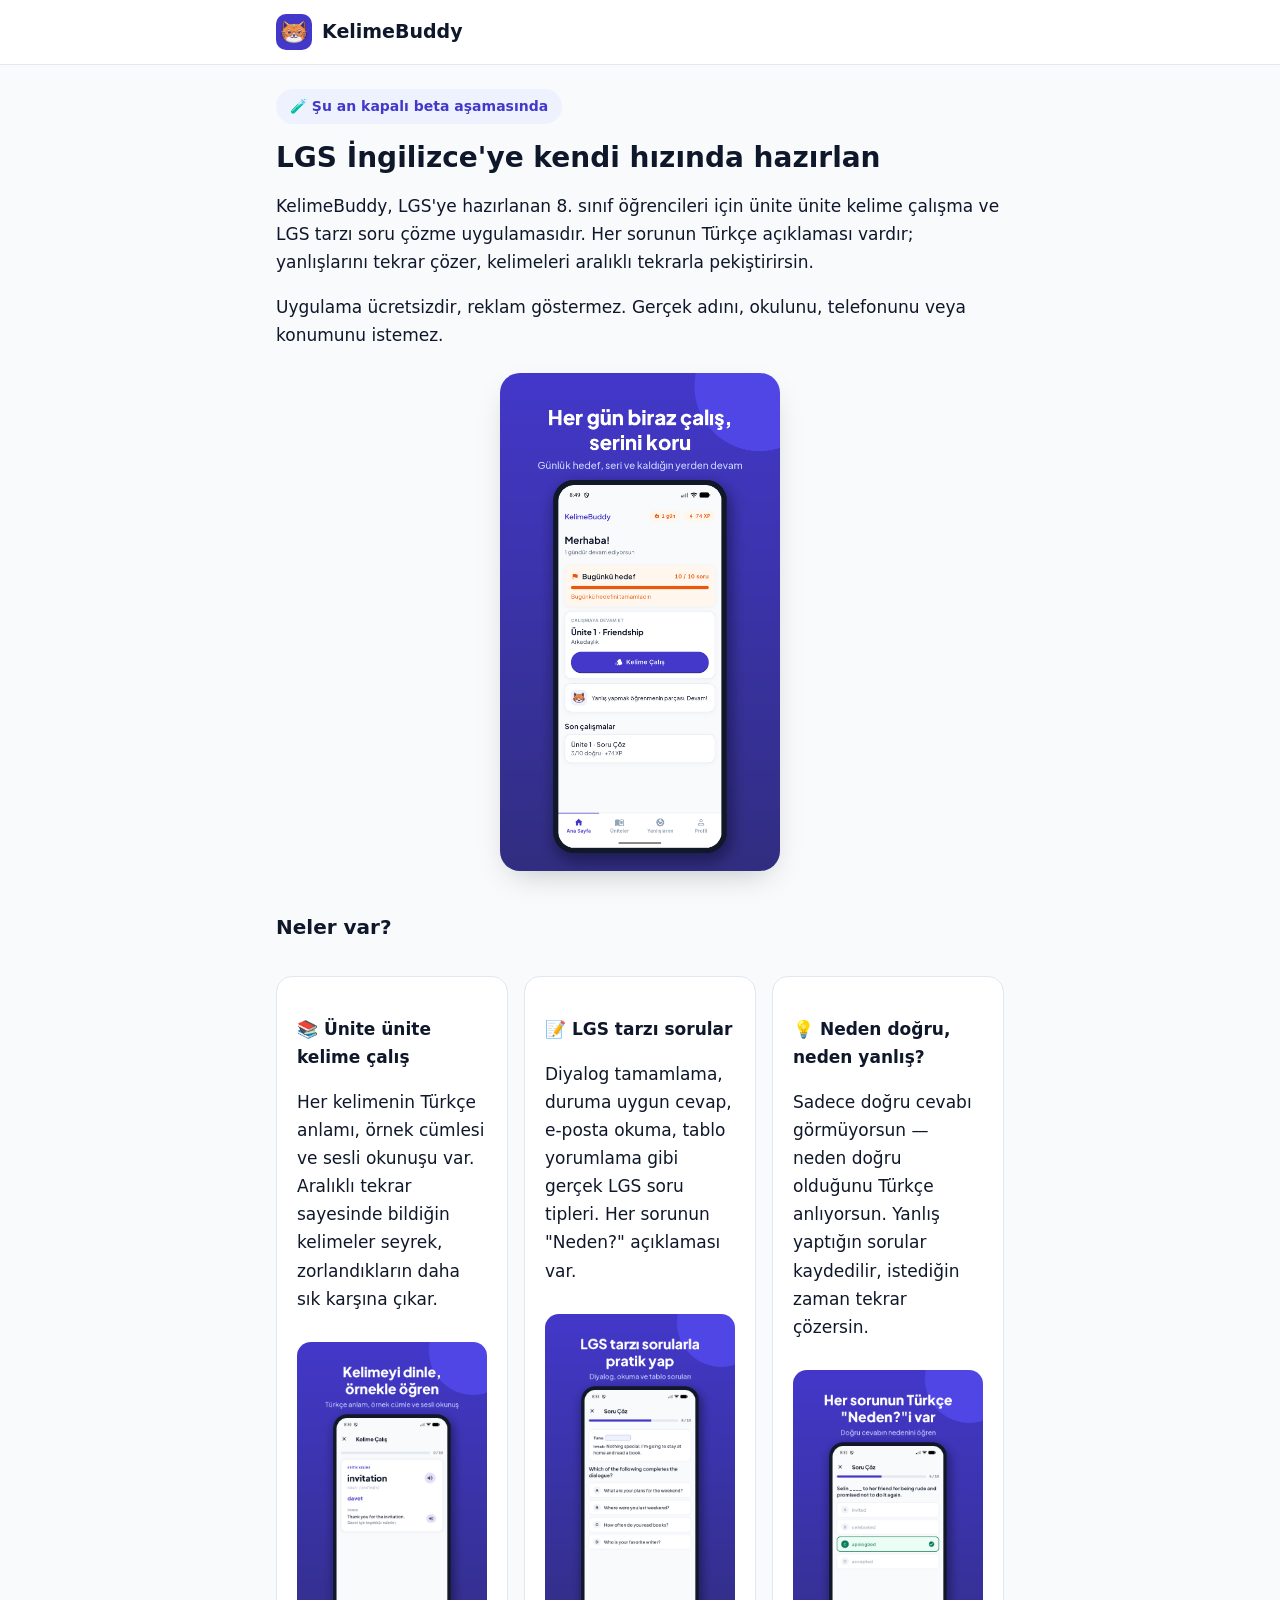
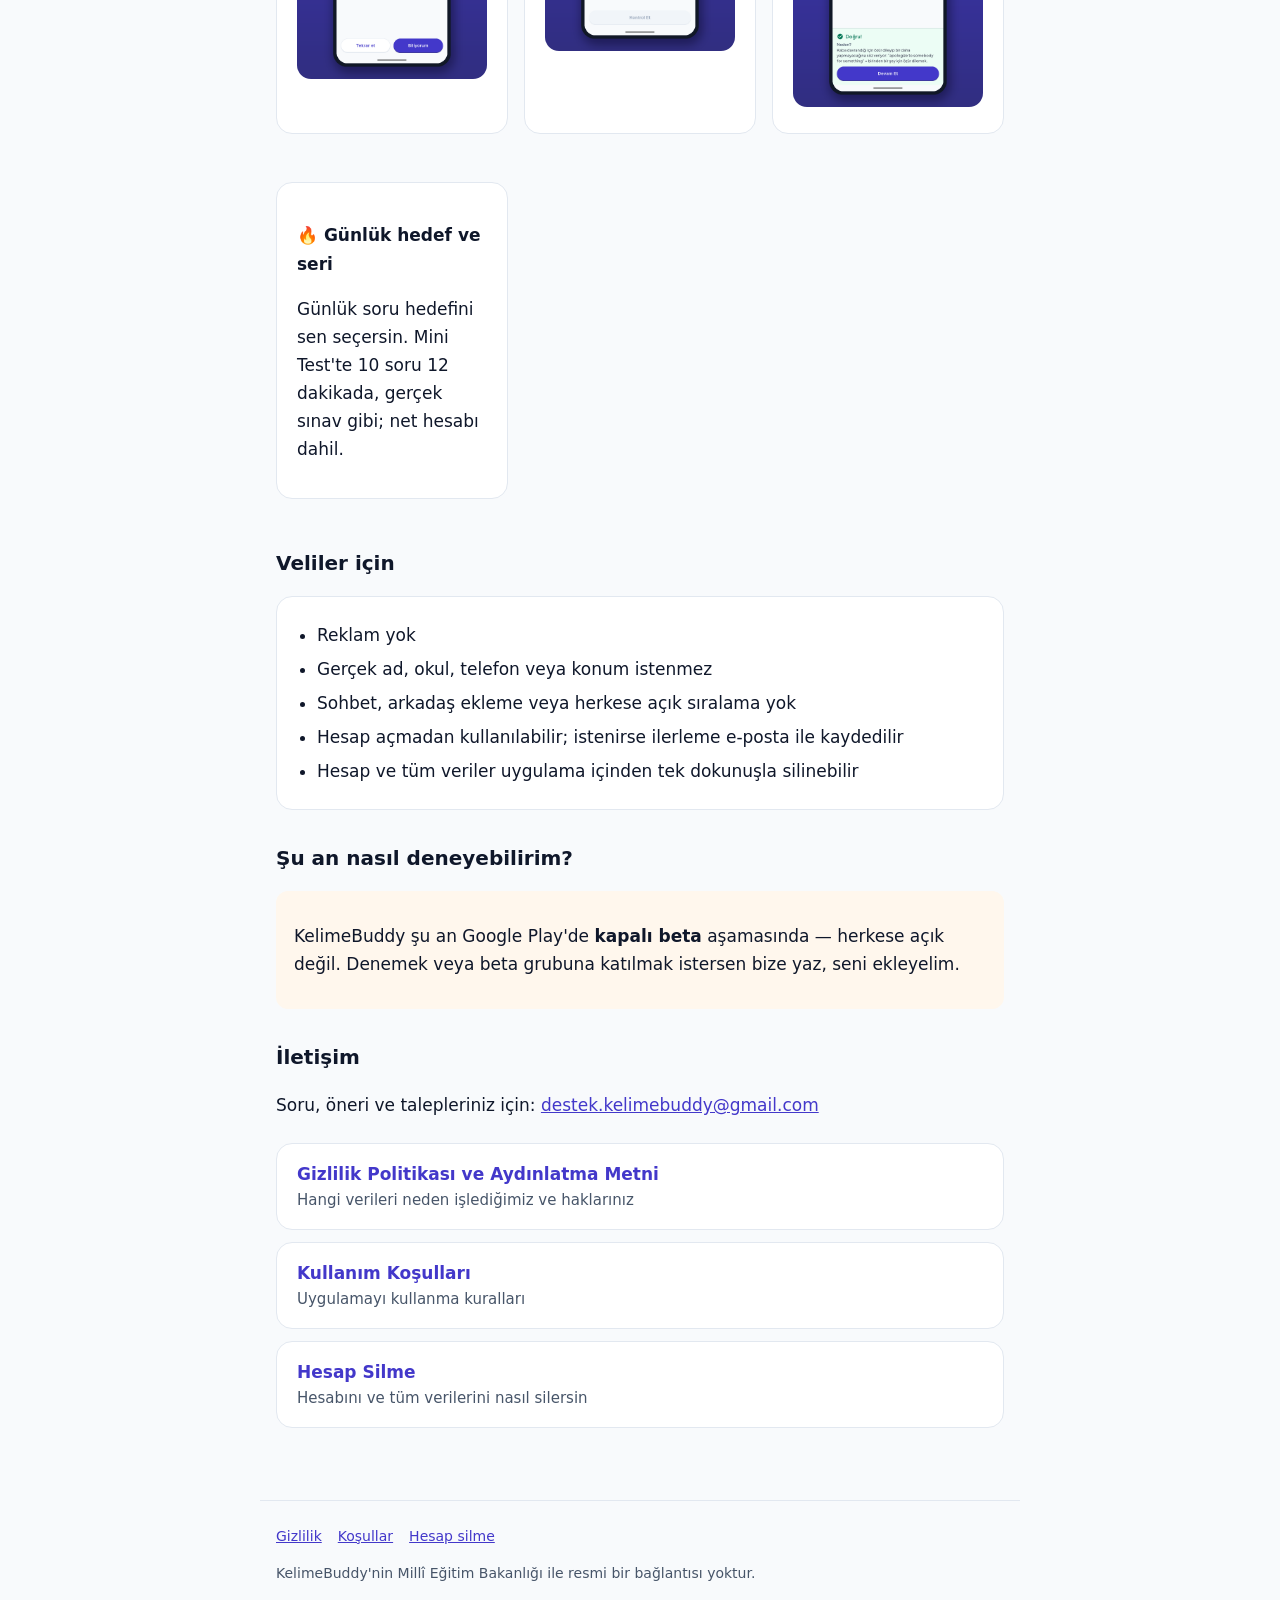
<file: index.html>
<!doctype html>
<html lang="tr">
<head>
  <meta charset="utf-8">
  <meta name="viewport" content="width=device-width, initial-scale=1">
  <title>KelimeBuddy</title>
  <meta name="description" content="KelimeBuddy: LGS İngilizce'ye hazırlanan 8. sınıf öğrencileri için kelime ve soru çözme uygulaması.">
  <link rel="icon" href="favicon.png">
  <link rel="stylesheet" href="style.css">
</head>
<body>
  <header>
    <div class="bar"><a class="brand" href="./"><img src="icon-192.png" alt="">KelimeBuddy</a></div>
  </header>
  <main>
    <span class="badge">🧪 Şu an kapalı beta aşamasında</span>
    <h1>LGS İngilizce'ye kendi hızında hazırlan</h1>
    <p>KelimeBuddy, LGS'ye hazırlanan 8. sınıf öğrencileri için ünite ünite kelime çalışma ve LGS tarzı soru çözme uygulamasıdır. Her sorunun Türkçe açıklaması vardır; yanlışlarını tekrar çözer, kelimeleri aralıklı tekrarla pekiştirirsin.</p>
    <p>Uygulama ücretsizdir, reklam göstermez. Gerçek adını, okulunu, telefonunu veya konumunu istemez.</p>

    <div class="hero-shot">
      <img src="images/home.png" alt="KelimeBuddy ana sayfa: günlük hedef, seri ve devam eden ünite" loading="lazy">
    </div>

    <h2>Neler var?</h2>
    <div class="feature-grid">
      <div class="card feature">
        <h3>📚 Ünite ünite kelime çalış</h3>
        <p>Her kelimenin Türkçe anlamı, örnek cümlesi ve sesli okunuşu var. Aralıklı tekrar sayesinde bildiğin kelimeler seyrek, zorlandıkların daha sık karşına çıkar.</p>
        <img src="images/word-card.png" alt="Kelime kartı ekranı" loading="lazy">
      </div>
      <div class="card feature">
        <h3>📝 LGS tarzı sorular</h3>
        <p>Diyalog tamamlama, duruma uygun cevap, e-posta okuma, tablo yorumlama gibi gerçek LGS soru tipleri. Her sorunun "Neden?" açıklaması var.</p>
        <img src="images/question.png" alt="LGS tarzı soru ekranı" loading="lazy">
      </div>
      <div class="card feature">
        <h3>💡 Neden doğru, neden yanlış?</h3>
        <p>Sadece doğru cevabı görmüyorsun — neden doğru olduğunu Türkçe anlıyorsun. Yanlış yaptığın sorular kaydedilir, istediğin zaman tekrar çözersin.</p>
        <img src="images/explanation.png" alt="Soru açıklama ekranı" loading="lazy">
      </div>
      <div class="card feature">
        <h3>🔥 Günlük hedef ve seri</h3>
        <p>Günlük soru hedefini sen seçersin. Mini Test'te 10 soru 12 dakikada, gerçek sınav gibi; net hesabı dahil.</p>
      </div>
    </div>

    <h2>Veliler için</h2>
    <div class="card">
      <ul class="trust-list">
        <li>Reklam yok</li>
        <li>Gerçek ad, okul, telefon veya konum istenmez</li>
        <li>Sohbet, arkadaş ekleme veya herkese açık sıralama yok</li>
        <li>Hesap açmadan kullanılabilir; istenirse ilerleme e-posta ile kaydedilir</li>
        <li>Hesap ve tüm veriler uygulama içinden tek dokunuşla silinebilir</li>
      </ul>
    </div>

    <h2>Şu an nasıl deneyebilirim?</h2>
    <div class="note">
      <p>KelimeBuddy şu an Google Play'de <strong>kapalı beta</strong> aşamasında — herkese açık değil. Denemek veya beta grubuna katılmak istersen bize yaz, seni ekleyelim.</p>
    </div>

    <h2>İletişim</h2>
    <p>Soru, öneri ve talepleriniz için: <a href="mailto:destek.kelimebuddy@gmail.com">destek.kelimebuddy@gmail.com</a></p>

    <ul class="links">
      <li><a href="gizlilik.html">Gizlilik Politikası ve Aydınlatma Metni<span>Hangi verileri neden işlediğimiz ve haklarınız</span></a></li>
      <li><a href="kosullar.html">Kullanım Koşulları<span>Uygulamayı kullanma kuralları</span></a></li>
      <li><a href="hesap-silme.html">Hesap Silme<span>Hesabını ve tüm verilerini nasıl silersin</span></a></li>
    </ul>
  </main>
  <footer>
    <a href="gizlilik.html">Gizlilik</a><a href="kosullar.html">Koşullar</a><a href="hesap-silme.html">Hesap silme</a>
    <p>KelimeBuddy'nin Millî Eğitim Bakanlığı ile resmi bir bağlantısı yoktur.</p>
  </footer>
</body>
</html>
</file>
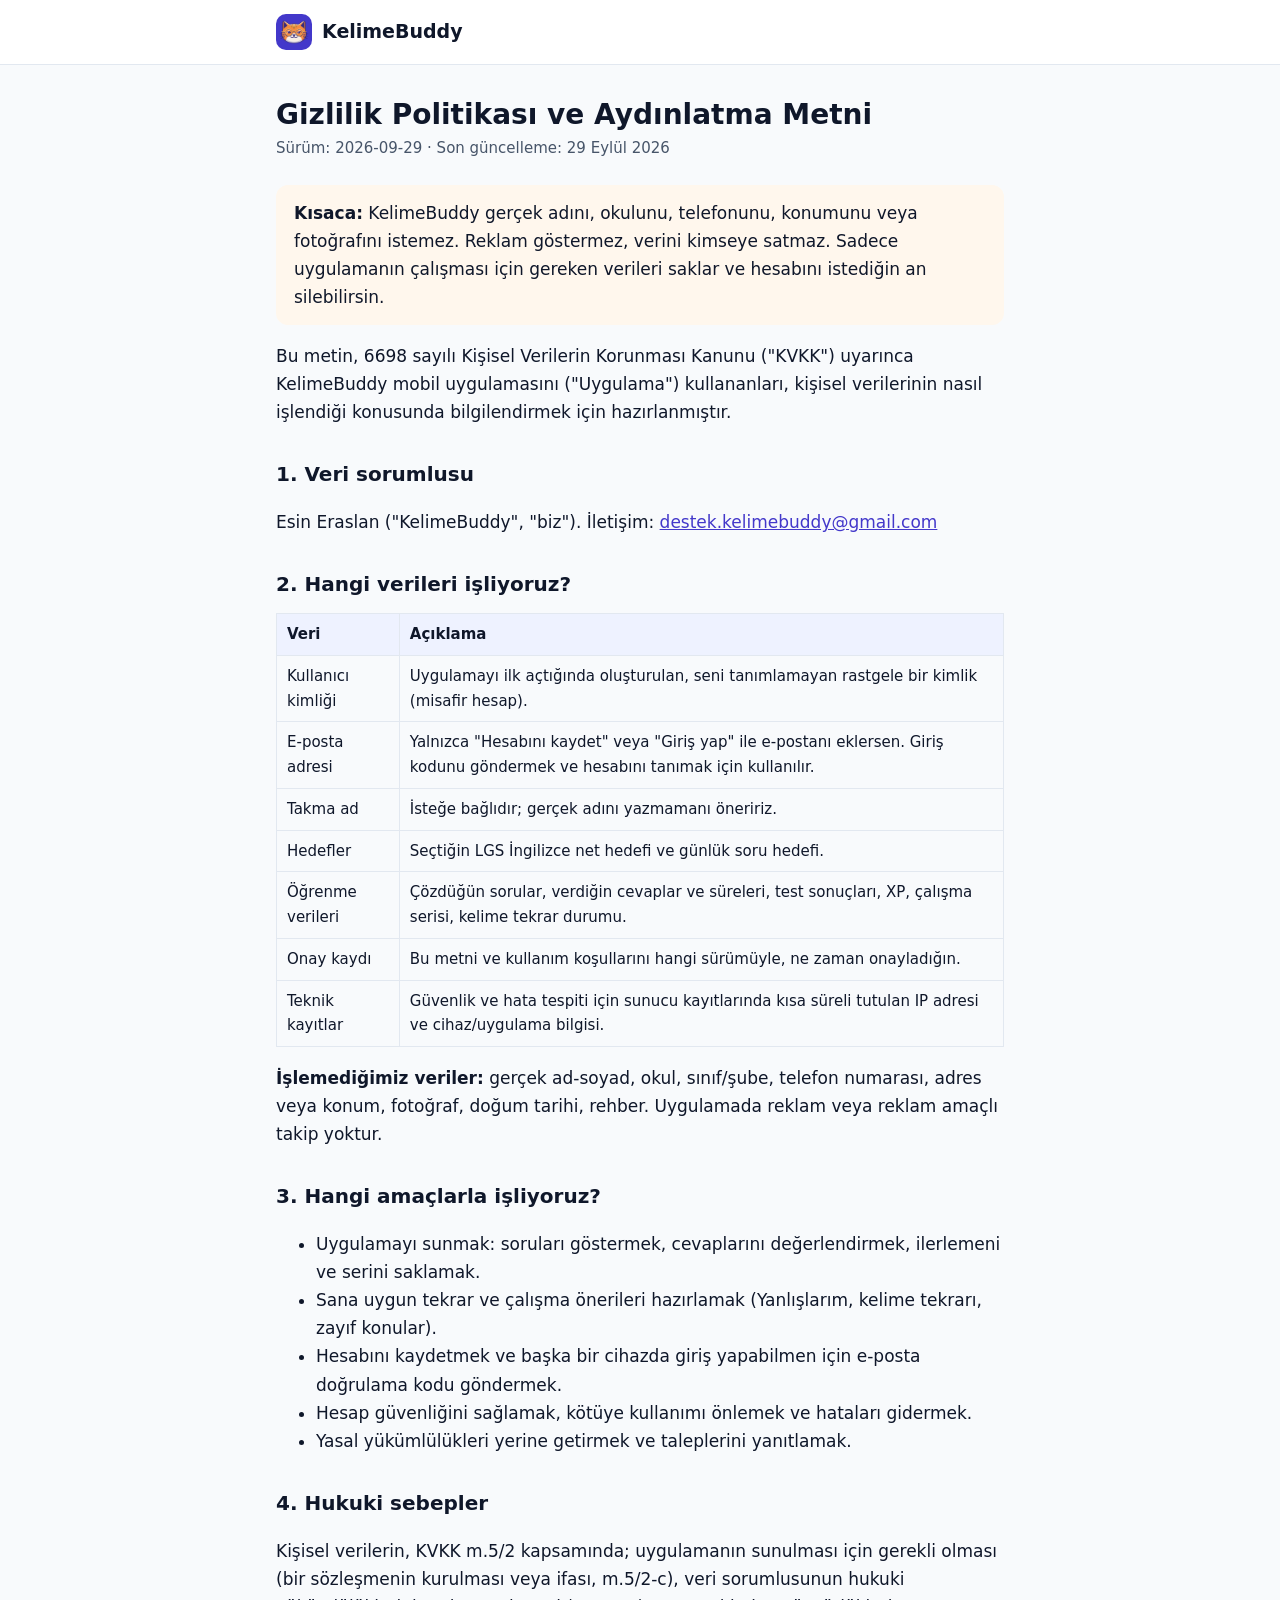
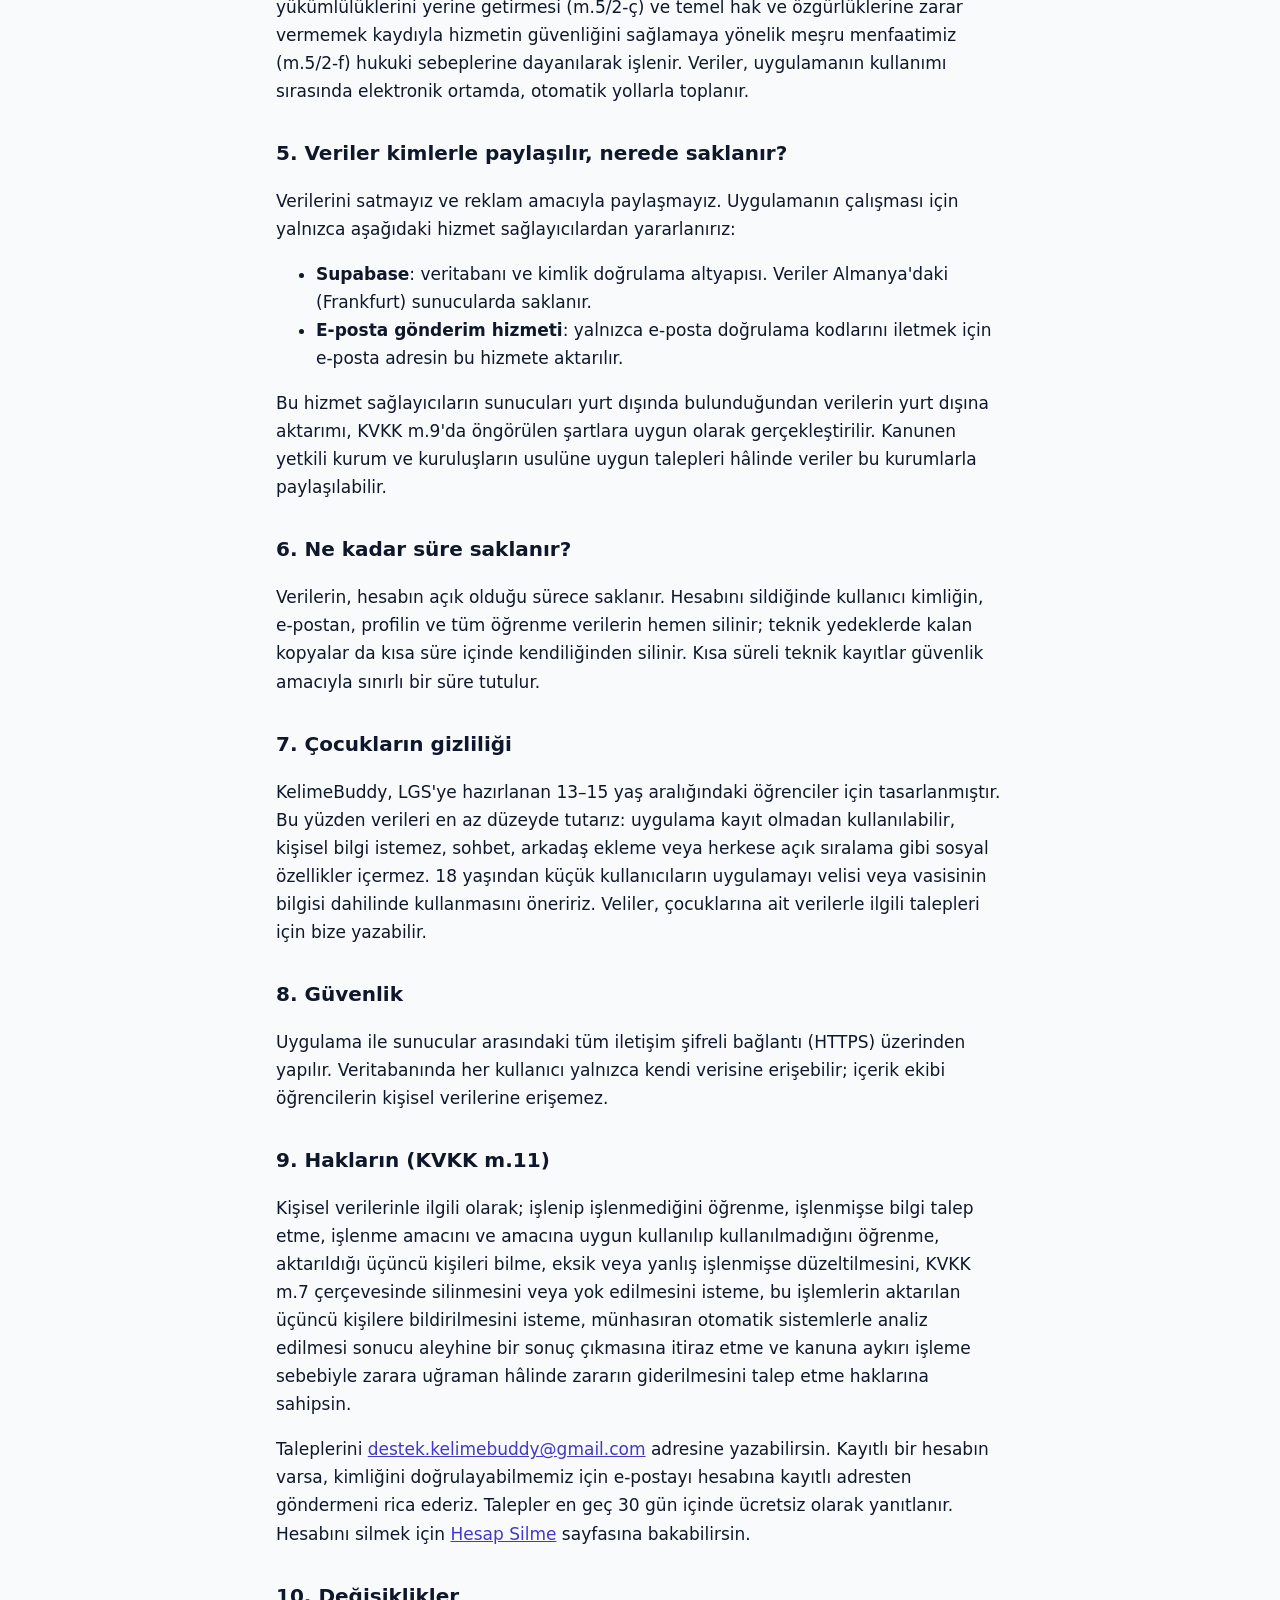
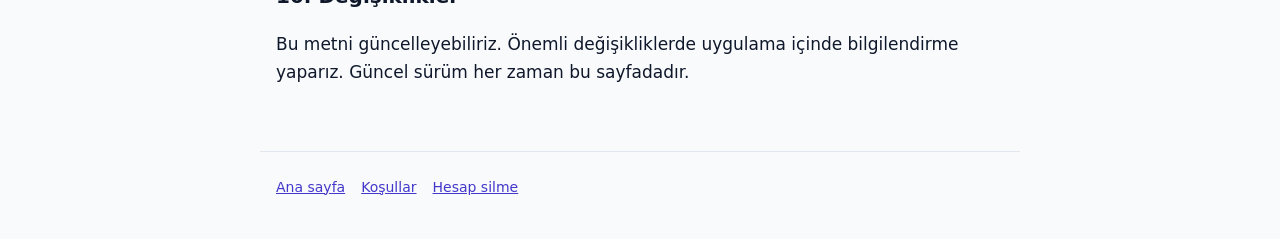
<file: gizlilik.html>
<!doctype html>
<html lang="tr">
<head>
  <meta charset="utf-8">
  <meta name="viewport" content="width=device-width, initial-scale=1">
  <title>Gizlilik Politikası · KelimeBuddy</title>
  <meta name="description" content="KelimeBuddy Gizlilik Politikası ve KVKK Aydınlatma Metni.">
  <link rel="icon" href="favicon.png">
  <link rel="stylesheet" href="style.css">
</head>
<body>
  <header>
    <div class="bar"><a class="brand" href="./"><img src="icon-192.png" alt="">KelimeBuddy</a></div>
  </header>
  <main>
    <h1>Gizlilik Politikası ve Aydınlatma Metni</h1>
    <p class="meta">Sürüm: 2026-09-29 · Son güncelleme: 29 Eylül 2026</p>

    <div class="note">
      <strong>Kısaca:</strong> KelimeBuddy gerçek adını, okulunu, telefonunu, konumunu veya fotoğrafını istemez. Reklam göstermez, verini kimseye satmaz. Sadece uygulamanın çalışması için gereken verileri saklar ve hesabını istediğin an silebilirsin.
    </div>

    <p>Bu metin, 6698 sayılı Kişisel Verilerin Korunması Kanunu ("KVKK") uyarınca KelimeBuddy mobil uygulamasını ("Uygulama") kullananları, kişisel verilerinin nasıl işlendiği konusunda bilgilendirmek için hazırlanmıştır.</p>

    <h2>1. Veri sorumlusu</h2>
    <p>Esin Eraslan ("KelimeBuddy", "biz"). İletişim: <a href="mailto:destek.kelimebuddy@gmail.com">destek.kelimebuddy@gmail.com</a></p>

    <h2>2. Hangi verileri işliyoruz?</h2>
    <table>
      <tr><th>Veri</th><th>Açıklama</th></tr>
      <tr><td>Kullanıcı kimliği</td><td>Uygulamayı ilk açtığında oluşturulan, seni tanımlamayan rastgele bir kimlik (misafir hesap).</td></tr>
      <tr><td>E-posta adresi</td><td>Yalnızca "Hesabını kaydet" veya "Giriş yap" ile e-postanı eklersen. Giriş kodunu göndermek ve hesabını tanımak için kullanılır.</td></tr>
      <tr><td>Takma ad</td><td>İsteğe bağlıdır; gerçek adını yazmamanı öneririz.</td></tr>
      <tr><td>Hedefler</td><td>Seçtiğin LGS İngilizce net hedefi ve günlük soru hedefi.</td></tr>
      <tr><td>Öğrenme verileri</td><td>Çözdüğün sorular, verdiğin cevaplar ve süreleri, test sonuçları, XP, çalışma serisi, kelime tekrar durumu.</td></tr>
      <tr><td>Onay kaydı</td><td>Bu metni ve kullanım koşullarını hangi sürümüyle, ne zaman onayladığın.</td></tr>
      <tr><td>Teknik kayıtlar</td><td>Güvenlik ve hata tespiti için sunucu kayıtlarında kısa süreli tutulan IP adresi ve cihaz/uygulama bilgisi.</td></tr>
    </table>
    <p><strong>İşlemediğimiz veriler:</strong> gerçek ad-soyad, okul, sınıf/şube, telefon numarası, adres veya konum, fotoğraf, doğum tarihi, rehber. Uygulamada reklam veya reklam amaçlı takip yoktur.</p>

    <h2>3. Hangi amaçlarla işliyoruz?</h2>
    <ul>
      <li>Uygulamayı sunmak: soruları göstermek, cevaplarını değerlendirmek, ilerlemeni ve serini saklamak.</li>
      <li>Sana uygun tekrar ve çalışma önerileri hazırlamak (Yanlışlarım, kelime tekrarı, zayıf konular).</li>
      <li>Hesabını kaydetmek ve başka bir cihazda giriş yapabilmen için e-posta doğrulama kodu göndermek.</li>
      <li>Hesap güvenliğini sağlamak, kötüye kullanımı önlemek ve hataları gidermek.</li>
      <li>Yasal yükümlülükleri yerine getirmek ve taleplerini yanıtlamak.</li>
    </ul>

    <h2>4. Hukuki sebepler</h2>
    <p>Kişisel verilerin, KVKK m.5/2 kapsamında; uygulamanın sunulması için gerekli olması (bir sözleşmenin kurulması veya ifası, m.5/2-c), veri sorumlusunun hukuki yükümlülüklerini yerine getirmesi (m.5/2-ç) ve temel hak ve özgürlüklerine zarar vermemek kaydıyla hizmetin güvenliğini sağlamaya yönelik meşru menfaatimiz (m.5/2-f) hukuki sebeplerine dayanılarak işlenir. Veriler, uygulamanın kullanımı sırasında elektronik ortamda, otomatik yollarla toplanır.</p>

    <h2>5. Veriler kimlerle paylaşılır, nerede saklanır?</h2>
    <p>Verilerini satmayız ve reklam amacıyla paylaşmayız. Uygulamanın çalışması için yalnızca aşağıdaki hizmet sağlayıcılardan yararlanırız:</p>
    <ul>
      <li><strong>Supabase</strong>: veritabanı ve kimlik doğrulama altyapısı. Veriler Almanya'daki (Frankfurt) sunucularda saklanır.</li>
      <li><strong>E-posta gönderim hizmeti</strong>: yalnızca e-posta doğrulama kodlarını iletmek için e-posta adresin bu hizmete aktarılır.</li>
    </ul>
    <p>Bu hizmet sağlayıcıların sunucuları yurt dışında bulunduğundan verilerin yurt dışına aktarımı, KVKK m.9'da öngörülen şartlara uygun olarak gerçekleştirilir. Kanunen yetkili kurum ve kuruluşların usulüne uygun talepleri hâlinde veriler bu kurumlarla paylaşılabilir.</p>

    <h2>6. Ne kadar süre saklanır?</h2>
    <p>Verilerin, hesabın açık olduğu sürece saklanır. Hesabını sildiğinde kullanıcı kimliğin, e-postan, profilin ve tüm öğrenme verilerin hemen silinir; teknik yedeklerde kalan kopyalar da kısa süre içinde kendiliğinden silinir. Kısa süreli teknik kayıtlar güvenlik amacıyla sınırlı bir süre tutulur.</p>

    <h2>7. Çocukların gizliliği</h2>
    <p>KelimeBuddy, LGS'ye hazırlanan 13–15 yaş aralığındaki öğrenciler için tasarlanmıştır. Bu yüzden verileri en az düzeyde tutarız: uygulama kayıt olmadan kullanılabilir, kişisel bilgi istemez, sohbet, arkadaş ekleme veya herkese açık sıralama gibi sosyal özellikler içermez. 18 yaşından küçük kullanıcıların uygulamayı velisi veya vasisinin bilgisi dahilinde kullanmasını öneririz. Veliler, çocuklarına ait verilerle ilgili talepleri için bize yazabilir.</p>

    <h2>8. Güvenlik</h2>
    <p>Uygulama ile sunucular arasındaki tüm iletişim şifreli bağlantı (HTTPS) üzerinden yapılır. Veritabanında her kullanıcı yalnızca kendi verisine erişebilir; içerik ekibi öğrencilerin kişisel verilerine erişemez.</p>

    <h2>9. Hakların (KVKK m.11)</h2>
    <p>Kişisel verilerinle ilgili olarak; işlenip işlenmediğini öğrenme, işlenmişse bilgi talep etme, işlenme amacını ve amacına uygun kullanılıp kullanılmadığını öğrenme, aktarıldığı üçüncü kişileri bilme, eksik veya yanlış işlenmişse düzeltilmesini, KVKK m.7 çerçevesinde silinmesini veya yok edilmesini isteme, bu işlemlerin aktarılan üçüncü kişilere bildirilmesini isteme, münhasıran otomatik sistemlerle analiz edilmesi sonucu aleyhine bir sonuç çıkmasına itiraz etme ve kanuna aykırı işleme sebebiyle zarara uğraman hâlinde zararın giderilmesini talep etme haklarına sahipsin.</p>
    <p>Taleplerini <a href="mailto:destek.kelimebuddy@gmail.com">destek.kelimebuddy@gmail.com</a> adresine yazabilirsin. Kayıtlı bir hesabın varsa, kimliğini doğrulayabilmemiz için e-postayı hesabına kayıtlı adresten göndermeni rica ederiz. Talepler en geç 30 gün içinde ücretsiz olarak yanıtlanır. Hesabını silmek için <a href="hesap-silme.html">Hesap Silme</a> sayfasına bakabilirsin.</p>

    <h2>10. Değişiklikler</h2>
    <p>Bu metni güncelleyebiliriz. Önemli değişikliklerde uygulama içinde bilgilendirme yaparız. Güncel sürüm her zaman bu sayfadadır.</p>
  </main>
  <footer>
    <a href="./">Ana sayfa</a><a href="kosullar.html">Koşullar</a><a href="hesap-silme.html">Hesap silme</a>
  </footer>
</body>
</html>
</file>
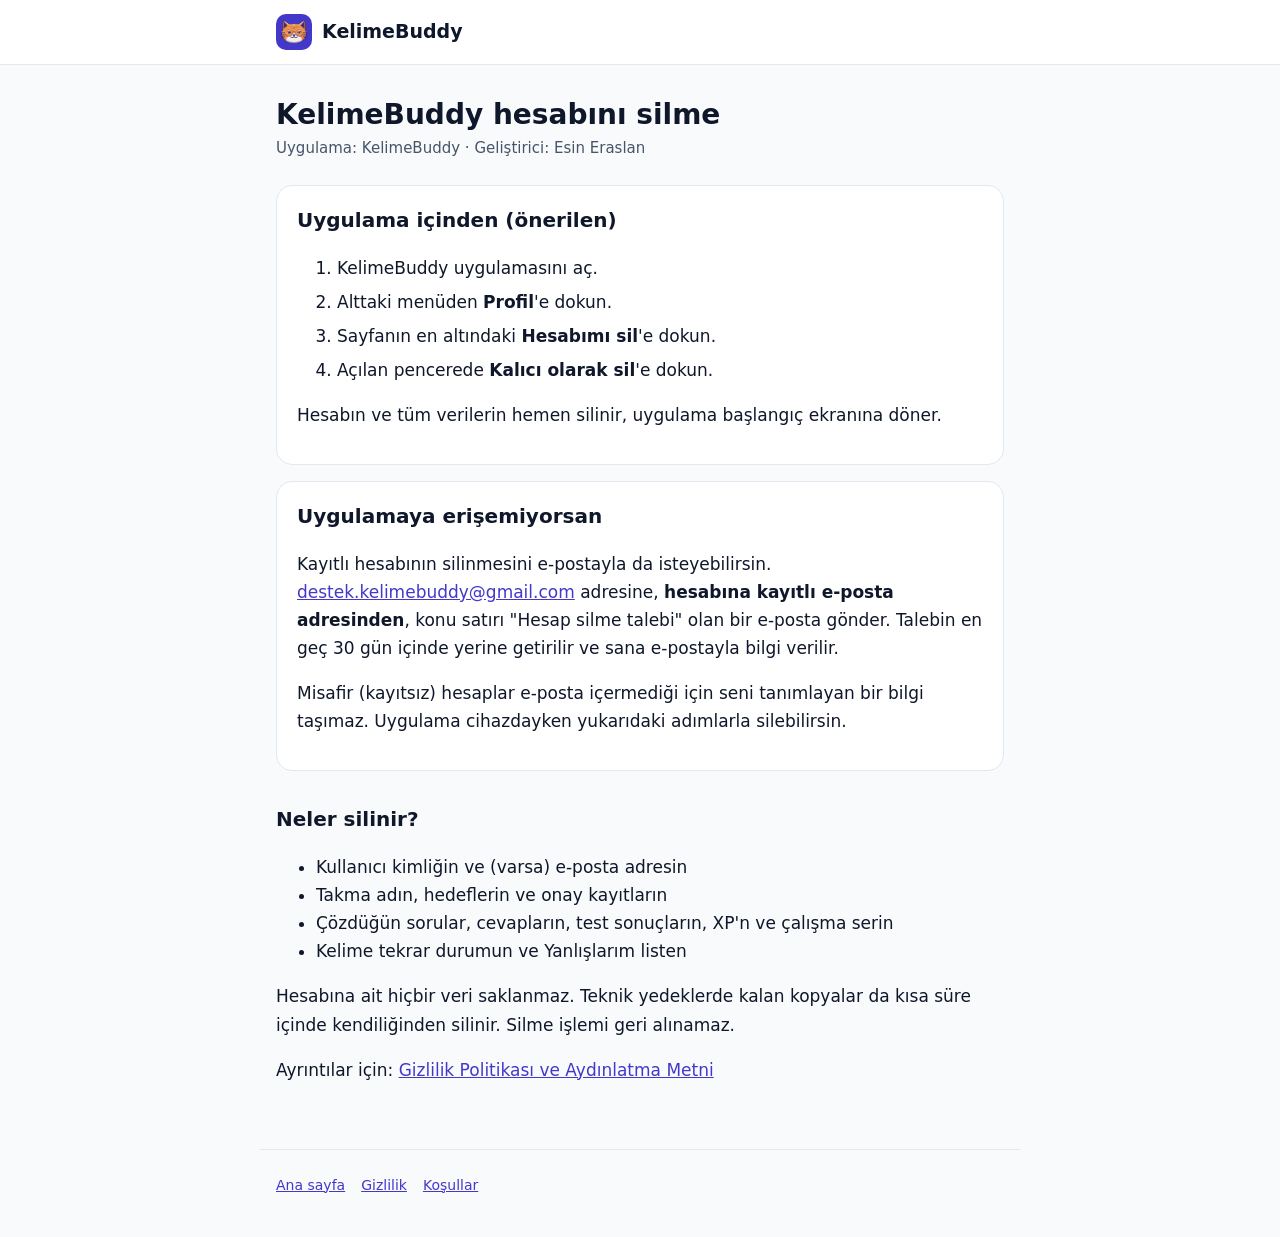
<file: hesap-silme.html>
<!doctype html>
<html lang="tr">
<head>
  <meta charset="utf-8">
  <meta name="viewport" content="width=device-width, initial-scale=1">
  <title>Hesap Silme · KelimeBuddy</title>
  <meta name="description" content="KelimeBuddy hesabını ve tüm verilerini nasıl silersin.">
  <link rel="icon" href="favicon.png">
  <link rel="stylesheet" href="style.css">
</head>
<body>
  <header>
    <div class="bar"><a class="brand" href="./"><img src="icon-192.png" alt="">KelimeBuddy</a></div>
  </header>
  <main>
    <h1>KelimeBuddy hesabını silme</h1>
    <p class="meta">Uygulama: KelimeBuddy · Geliştirici: Esin Eraslan</p>

    <div class="card">
      <h2 style="margin-top:0">Uygulama içinden (önerilen)</h2>
      <ol class="steps">
        <li>KelimeBuddy uygulamasını aç.</li>
        <li>Alttaki menüden <strong>Profil</strong>'e dokun.</li>
        <li>Sayfanın en altındaki <strong>Hesabımı sil</strong>'e dokun.</li>
        <li>Açılan pencerede <strong>Kalıcı olarak sil</strong>'e dokun.</li>
      </ol>
      <p>Hesabın ve tüm verilerin hemen silinir, uygulama başlangıç ekranına döner.</p>
    </div>

    <div class="card">
      <h2 style="margin-top:0">Uygulamaya erişemiyorsan</h2>
      <p>Kayıtlı hesabının silinmesini e-postayla da isteyebilirsin. <a href="mailto:destek.kelimebuddy@gmail.com?subject=Hesap%20silme%20talebi">destek.kelimebuddy@gmail.com</a> adresine, <strong>hesabına kayıtlı e-posta adresinden</strong>, konu satırı "Hesap silme talebi" olan bir e-posta gönder. Talebin en geç 30 gün içinde yerine getirilir ve sana e-postayla bilgi verilir.</p>
      <p>Misafir (kayıtsız) hesaplar e-posta içermediği için seni tanımlayan bir bilgi taşımaz. Uygulama cihazdayken yukarıdaki adımlarla silebilirsin.</p>
    </div>

    <h2>Neler silinir?</h2>
    <ul>
      <li>Kullanıcı kimliğin ve (varsa) e-posta adresin</li>
      <li>Takma adın, hedeflerin ve onay kayıtların</li>
      <li>Çözdüğün sorular, cevapların, test sonuçların, XP'n ve çalışma serin</li>
      <li>Kelime tekrar durumun ve Yanlışlarım listen</li>
    </ul>
    <p>Hesabına ait hiçbir veri saklanmaz. Teknik yedeklerde kalan kopyalar da kısa süre içinde kendiliğinden silinir. Silme işlemi geri alınamaz.</p>
    <p>Ayrıntılar için: <a href="gizlilik.html">Gizlilik Politikası ve Aydınlatma Metni</a></p>
  </main>
  <footer>
    <a href="./">Ana sayfa</a><a href="gizlilik.html">Gizlilik</a><a href="kosullar.html">Koşullar</a>
  </footer>
</body>
</html>
</file>
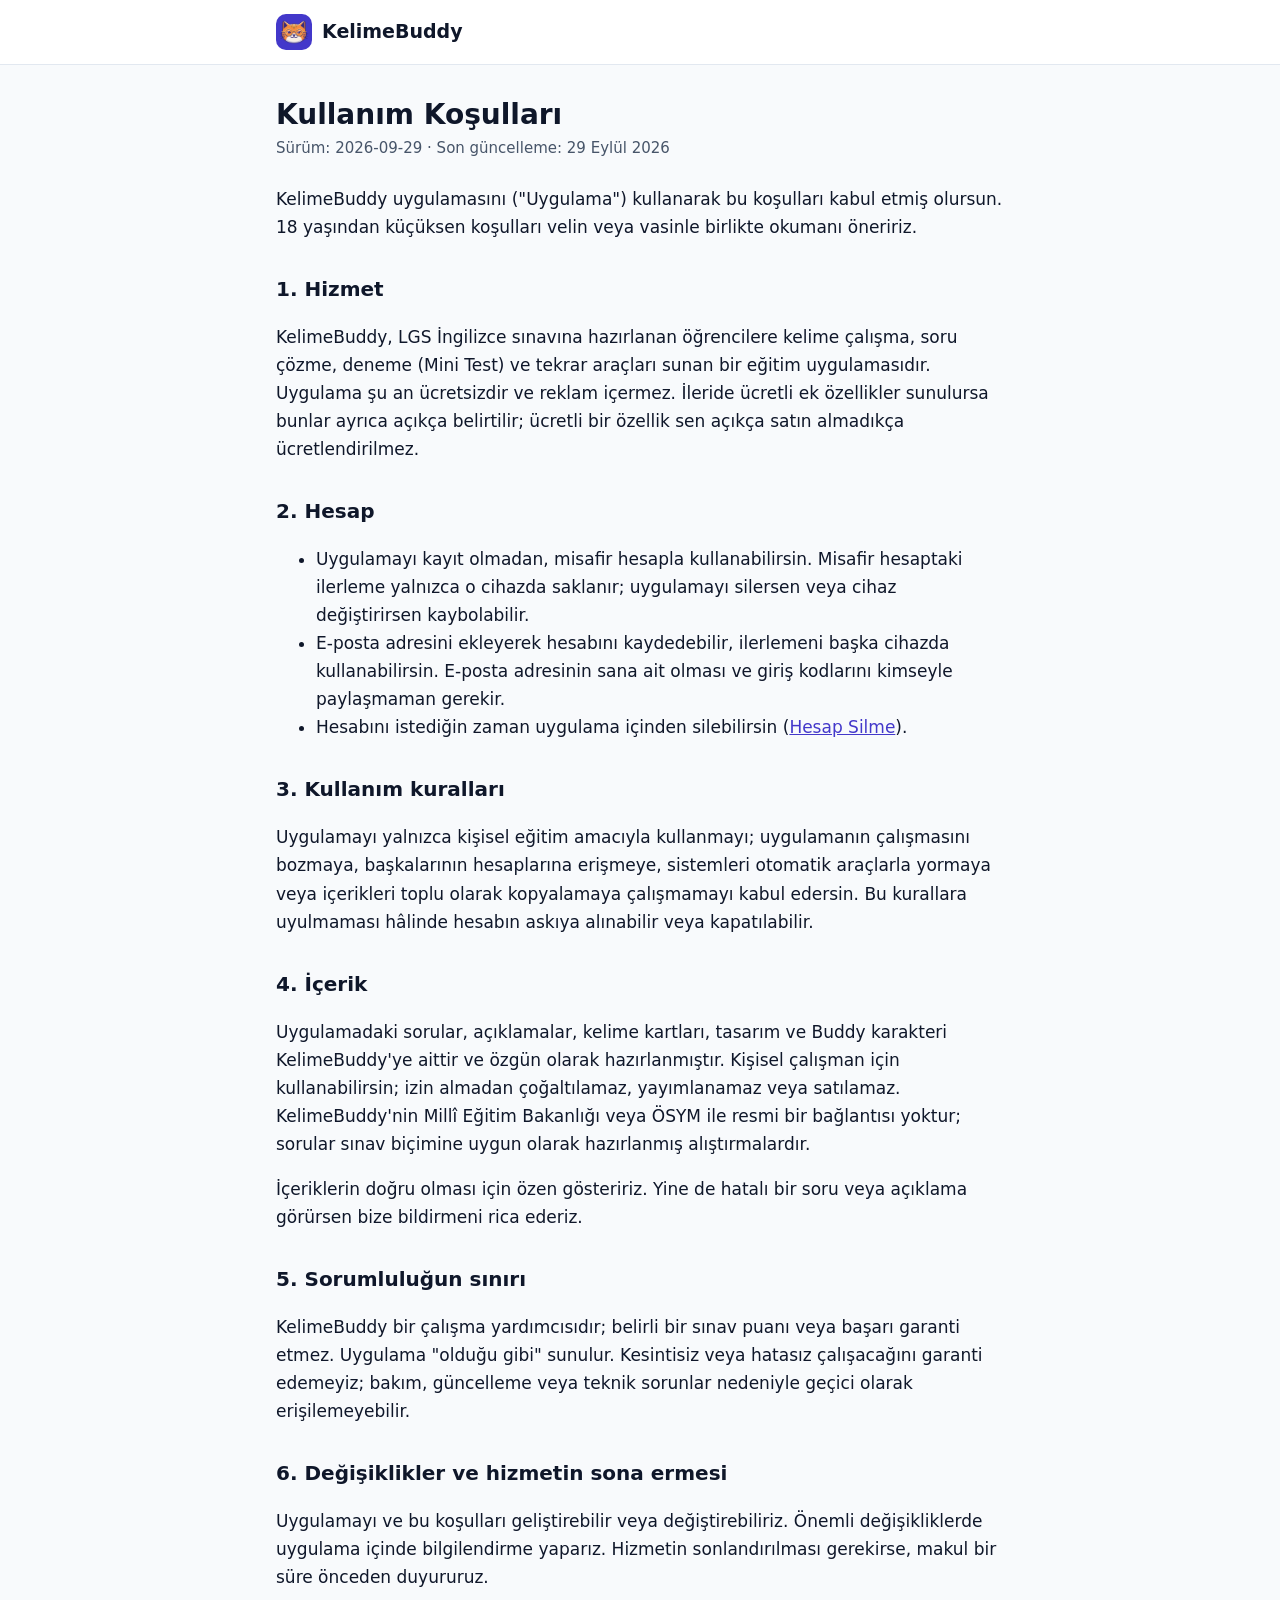
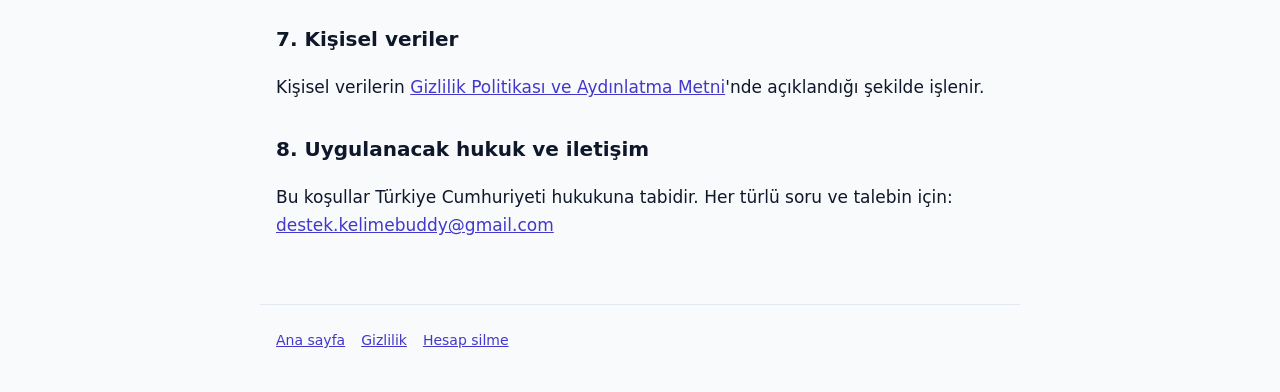
<file: kosullar.html>
<!doctype html>
<html lang="tr">
<head>
  <meta charset="utf-8">
  <meta name="viewport" content="width=device-width, initial-scale=1">
  <title>Kullanım Koşulları · KelimeBuddy</title>
  <meta name="description" content="KelimeBuddy Kullanım Koşulları.">
  <link rel="icon" href="favicon.png">
  <link rel="stylesheet" href="style.css">
</head>
<body>
  <header>
    <div class="bar"><a class="brand" href="./"><img src="icon-192.png" alt="">KelimeBuddy</a></div>
  </header>
  <main>
    <h1>Kullanım Koşulları</h1>
    <p class="meta">Sürüm: 2026-09-29 · Son güncelleme: 29 Eylül 2026</p>

    <p>KelimeBuddy uygulamasını ("Uygulama") kullanarak bu koşulları kabul etmiş olursun. 18 yaşından küçüksen koşulları velin veya vasinle birlikte okumanı öneririz.</p>

    <h2>1. Hizmet</h2>
    <p>KelimeBuddy, LGS İngilizce sınavına hazırlanan öğrencilere kelime çalışma, soru çözme, deneme (Mini Test) ve tekrar araçları sunan bir eğitim uygulamasıdır. Uygulama şu an ücretsizdir ve reklam içermez. İleride ücretli ek özellikler sunulursa bunlar ayrıca açıkça belirtilir; ücretli bir özellik sen açıkça satın almadıkça ücretlendirilmez.</p>

    <h2>2. Hesap</h2>
    <ul>
      <li>Uygulamayı kayıt olmadan, misafir hesapla kullanabilirsin. Misafir hesaptaki ilerleme yalnızca o cihazda saklanır; uygulamayı silersen veya cihaz değiştirirsen kaybolabilir.</li>
      <li>E-posta adresini ekleyerek hesabını kaydedebilir, ilerlemeni başka cihazda kullanabilirsin. E-posta adresinin sana ait olması ve giriş kodlarını kimseyle paylaşmaman gerekir.</li>
      <li>Hesabını istediğin zaman uygulama içinden silebilirsin (<a href="hesap-silme.html">Hesap Silme</a>).</li>
    </ul>

    <h2>3. Kullanım kuralları</h2>
    <p>Uygulamayı yalnızca kişisel eğitim amacıyla kullanmayı; uygulamanın çalışmasını bozmaya, başkalarının hesaplarına erişmeye, sistemleri otomatik araçlarla yormaya veya içerikleri toplu olarak kopyalamaya çalışmamayı kabul edersin. Bu kurallara uyulmaması hâlinde hesabın askıya alınabilir veya kapatılabilir.</p>

    <h2>4. İçerik</h2>
    <p>Uygulamadaki sorular, açıklamalar, kelime kartları, tasarım ve Buddy karakteri KelimeBuddy'ye aittir ve özgün olarak hazırlanmıştır. Kişisel çalışman için kullanabilirsin; izin almadan çoğaltılamaz, yayımlanamaz veya satılamaz. KelimeBuddy'nin Millî Eğitim Bakanlığı veya ÖSYM ile resmi bir bağlantısı yoktur; sorular sınav biçimine uygun olarak hazırlanmış alıştırmalardır.</p>
    <p>İçeriklerin doğru olması için özen gösteririz. Yine de hatalı bir soru veya açıklama görürsen bize bildirmeni rica ederiz.</p>

    <h2>5. Sorumluluğun sınırı</h2>
    <p>KelimeBuddy bir çalışma yardımcısıdır; belirli bir sınav puanı veya başarı garanti etmez. Uygulama "olduğu gibi" sunulur. Kesintisiz veya hatasız çalışacağını garanti edemeyiz; bakım, güncelleme veya teknik sorunlar nedeniyle geçici olarak erişilemeyebilir.</p>

    <h2>6. Değişiklikler ve hizmetin sona ermesi</h2>
    <p>Uygulamayı ve bu koşulları geliştirebilir veya değiştirebiliriz. Önemli değişikliklerde uygulama içinde bilgilendirme yaparız. Hizmetin sonlandırılması gerekirse, makul bir süre önceden duyururuz.</p>

    <h2>7. Kişisel veriler</h2>
    <p>Kişisel verilerin <a href="gizlilik.html">Gizlilik Politikası ve Aydınlatma Metni</a>'nde açıklandığı şekilde işlenir.</p>

    <h2>8. Uygulanacak hukuk ve iletişim</h2>
    <p>Bu koşullar Türkiye Cumhuriyeti hukukuna tabidir. Her türlü soru ve talebin için: <a href="mailto:destek.kelimebuddy@gmail.com">destek.kelimebuddy@gmail.com</a></p>
  </main>
  <footer>
    <a href="./">Ana sayfa</a><a href="gizlilik.html">Gizlilik</a><a href="hesap-silme.html">Hesap silme</a>
  </footer>
</body>
</html>
</file>
<file: style.css>
:root {
  --primary: #4338ca;
  --primary-dark: #3730a3;
  --primary-soft: #eef2ff;
  --text: #0f172a;
  --text-secondary: #475569;
  --border: #e2e8f0;
  --surface: #ffffff;
  --background: #f8fafc;
  --accent-soft: #fff7ed;
}

@media (prefers-color-scheme: dark) {
  :root {
    --primary: #a5b4fc;
    --primary-dark: #c7d2fe;
    --primary-soft: #1e1b4b;
    --text: #e2e8f0;
    --text-secondary: #94a3b8;
    --border: #334155;
    --surface: #1e293b;
    --background: #0f172a;
    --accent-soft: #2a1d10;
  }
}

* { box-sizing: border-box; }

body {
  margin: 0;
  background: var(--background);
  color: var(--text);
  font-family: system-ui, -apple-system, "Segoe UI", Roboto, sans-serif;
  font-size: 17px;
  line-height: 1.65;
}

header {
  background: var(--surface);
  border-bottom: 1px solid var(--border);
}

.bar {
  max-width: 760px;
  margin: 0 auto;
  padding: 14px 16px;
  display: flex;
  align-items: center;
  gap: 12px;
}

.bar a.brand {
  display: flex;
  align-items: center;
  gap: 10px;
  color: var(--text);
  font-weight: 700;
  font-size: 19px;
  text-decoration: none;
}

.bar img { width: 36px; height: 36px; border-radius: 10px; }

main {
  max-width: 760px;
  margin: 0 auto;
  padding: 24px 16px 48px;
}

h1 { font-size: 28px; line-height: 1.25; margin: 8px 0 4px; }
h2 { font-size: 20px; margin: 32px 0 8px; }
h3 { font-size: 17px; margin: 20px 0 4px; }

a { color: var(--primary); }
a:hover { color: var(--primary-dark); }

.meta { color: var(--text-secondary); font-size: 15px; margin: 0 0 24px; }

.card {
  background: var(--surface);
  border: 1px solid var(--border);
  border-radius: 16px;
  padding: 18px 20px;
  margin: 16px 0;
}

.note {
  background: var(--accent-soft);
  border-radius: 12px;
  padding: 14px 18px;
  margin: 16px 0;
}

.links { display: grid; gap: 12px; margin: 24px 0; padding: 0; list-style: none; }

.links a {
  display: block;
  background: var(--surface);
  border: 1px solid var(--border);
  border-radius: 16px;
  padding: 16px 20px;
  font-weight: 600;
  text-decoration: none;
}

.links a span {
  display: block;
  color: var(--text-secondary);
  font-weight: 400;
  font-size: 15px;
}

ol.steps li { margin: 6px 0; }

table { border-collapse: collapse; width: 100%; margin: 12px 0; font-size: 15px; }
th, td { border: 1px solid var(--border); padding: 8px 10px; text-align: left; vertical-align: top; }
th { background: var(--primary-soft); }

footer {
  max-width: 760px;
  margin: 0 auto;
  padding: 24px 16px 40px;
  border-top: 1px solid var(--border);
  color: var(--text-secondary);
  font-size: 14px;
}

footer a { margin-right: 16px; }

.badge {
  display: inline-block;
  background: var(--primary-soft);
  color: var(--primary);
  font-weight: 600;
  font-size: 14px;
  padding: 6px 14px;
  border-radius: 999px;
  margin-bottom: 8px;
}

.hero-shot { text-align: center; margin: 24px 0; }
.hero-shot img { max-width: 280px; width: 100%; border-radius: 20px; box-shadow: 0 12px 32px -12px rgb(0 0 0 / 0.25); }

.feature-grid {
  display: grid;
  grid-template-columns: repeat(auto-fit, minmax(220px, 1fr));
  gap: 16px;
  margin: 16px 0;
}

.feature img { width: 100%; border-radius: 14px; margin-top: 12px; }

.trust-list { margin: 0; padding-left: 20px; }
.trust-list li { margin: 6px 0; }
</file>
